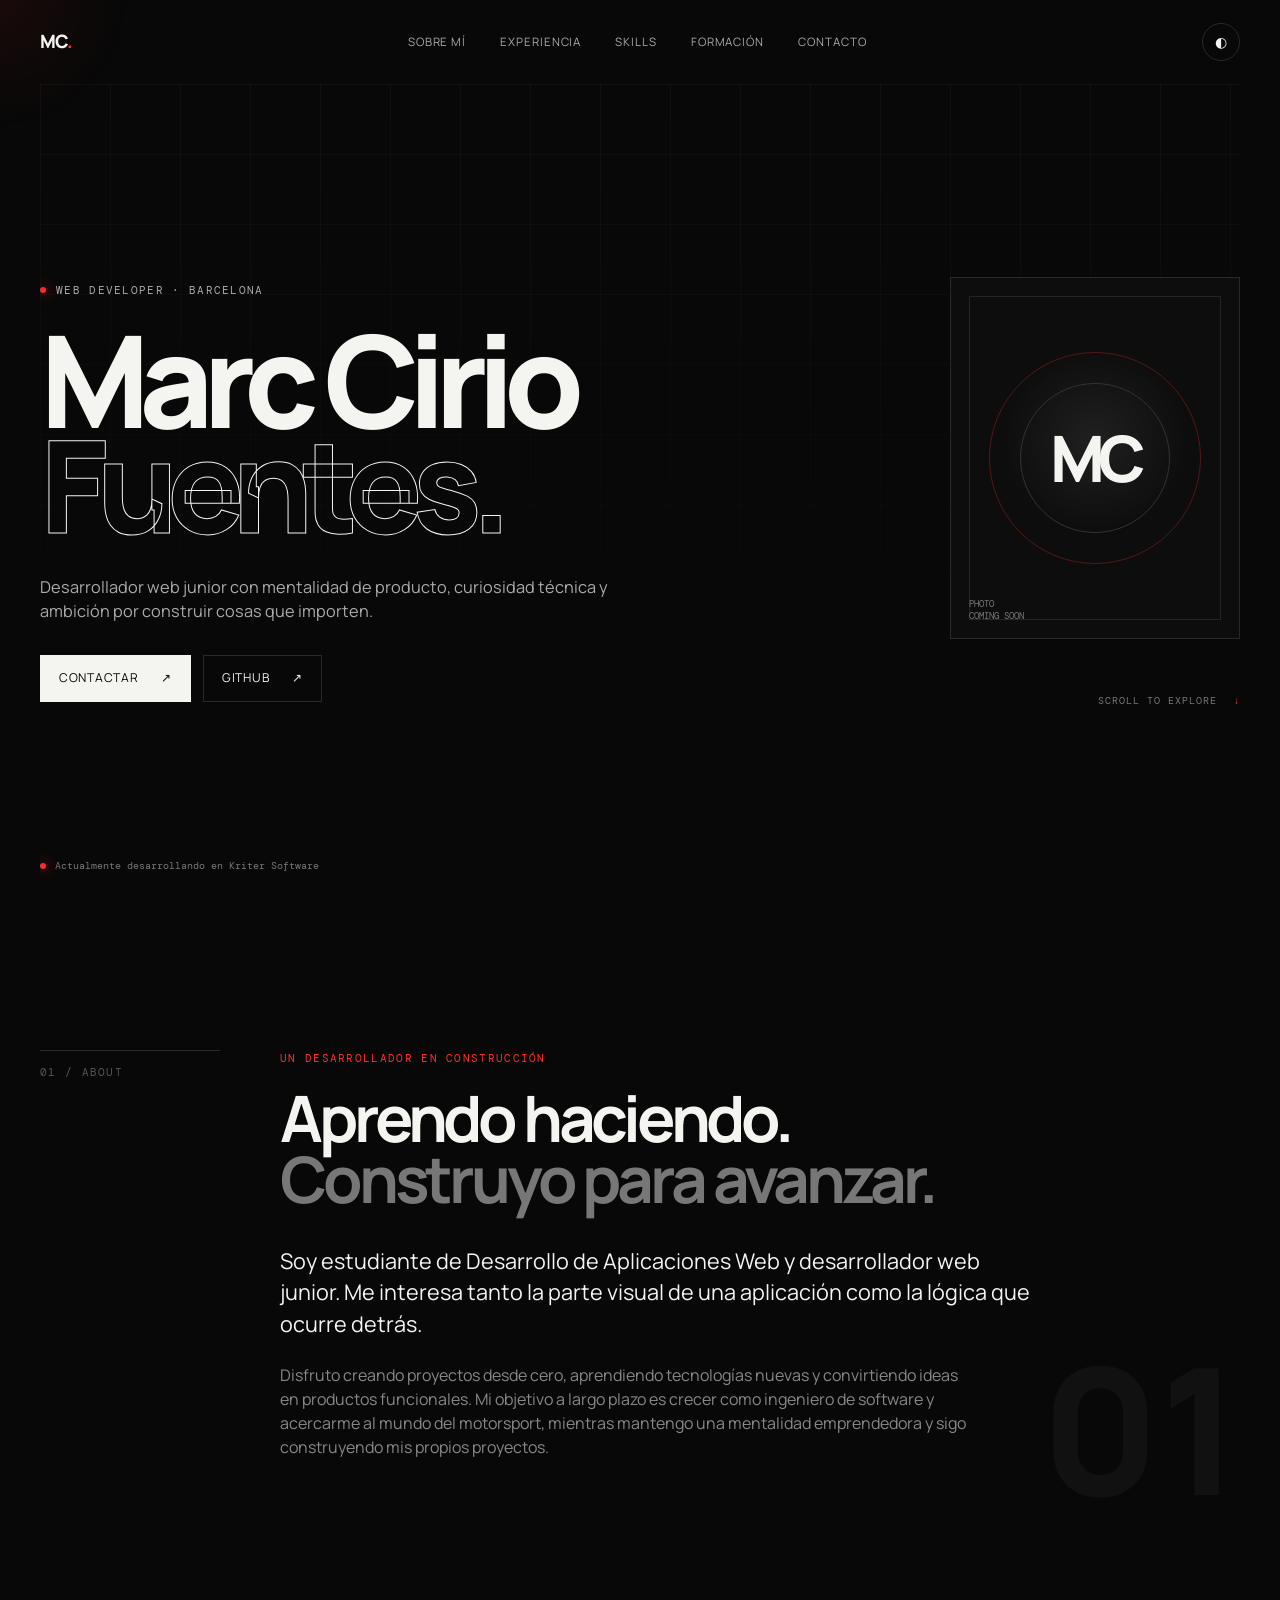
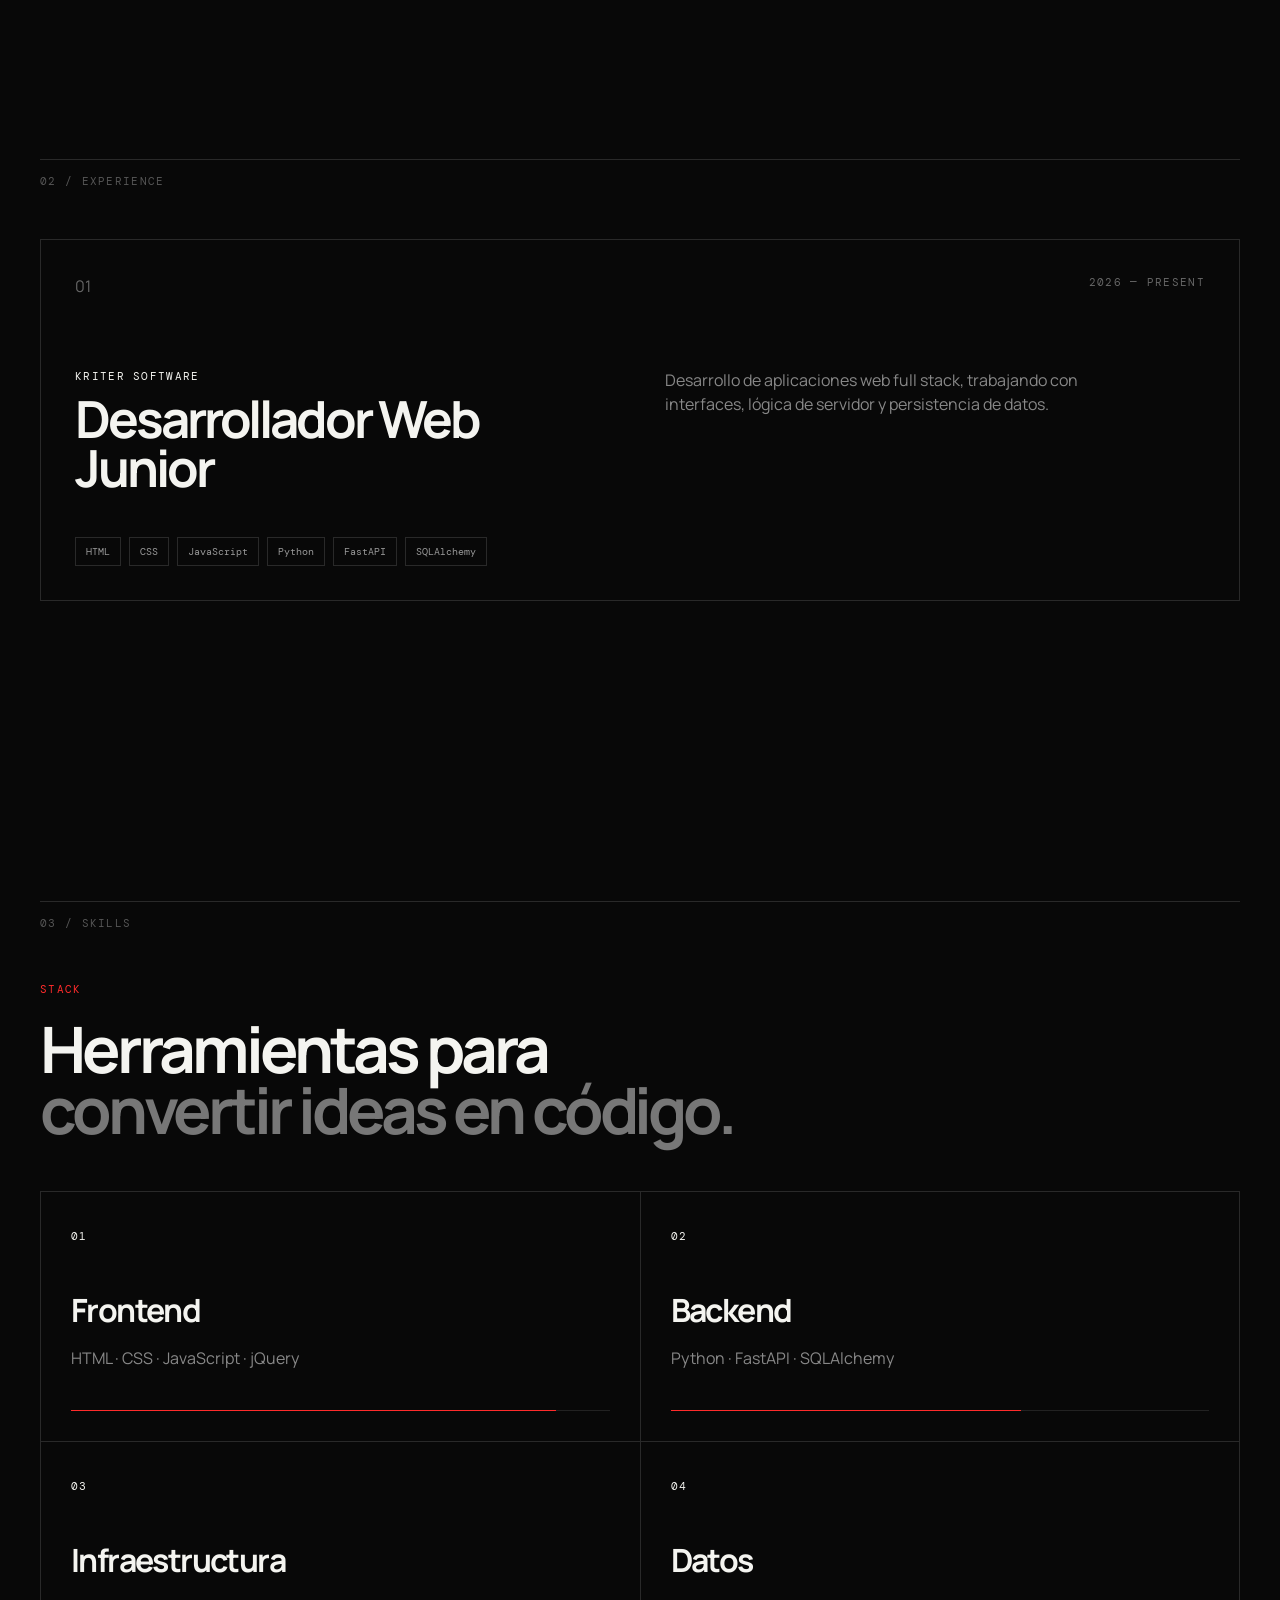
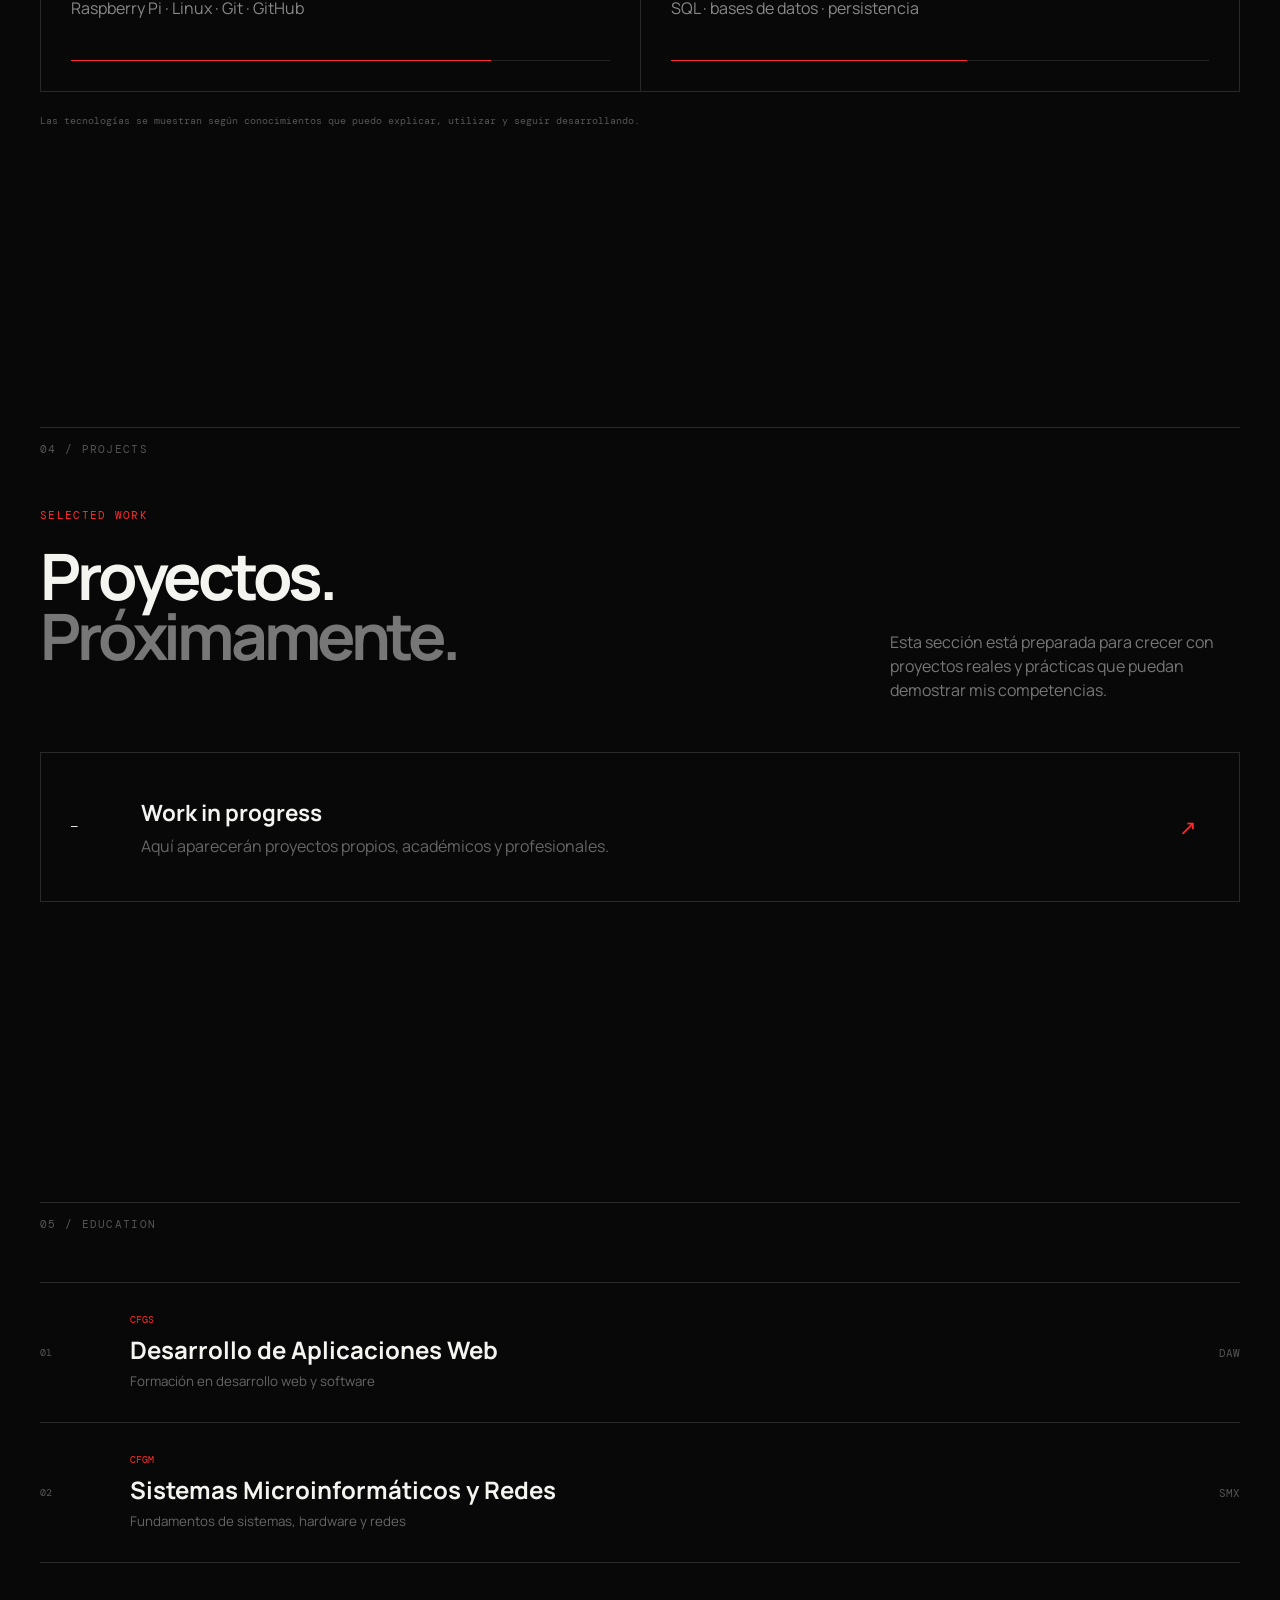
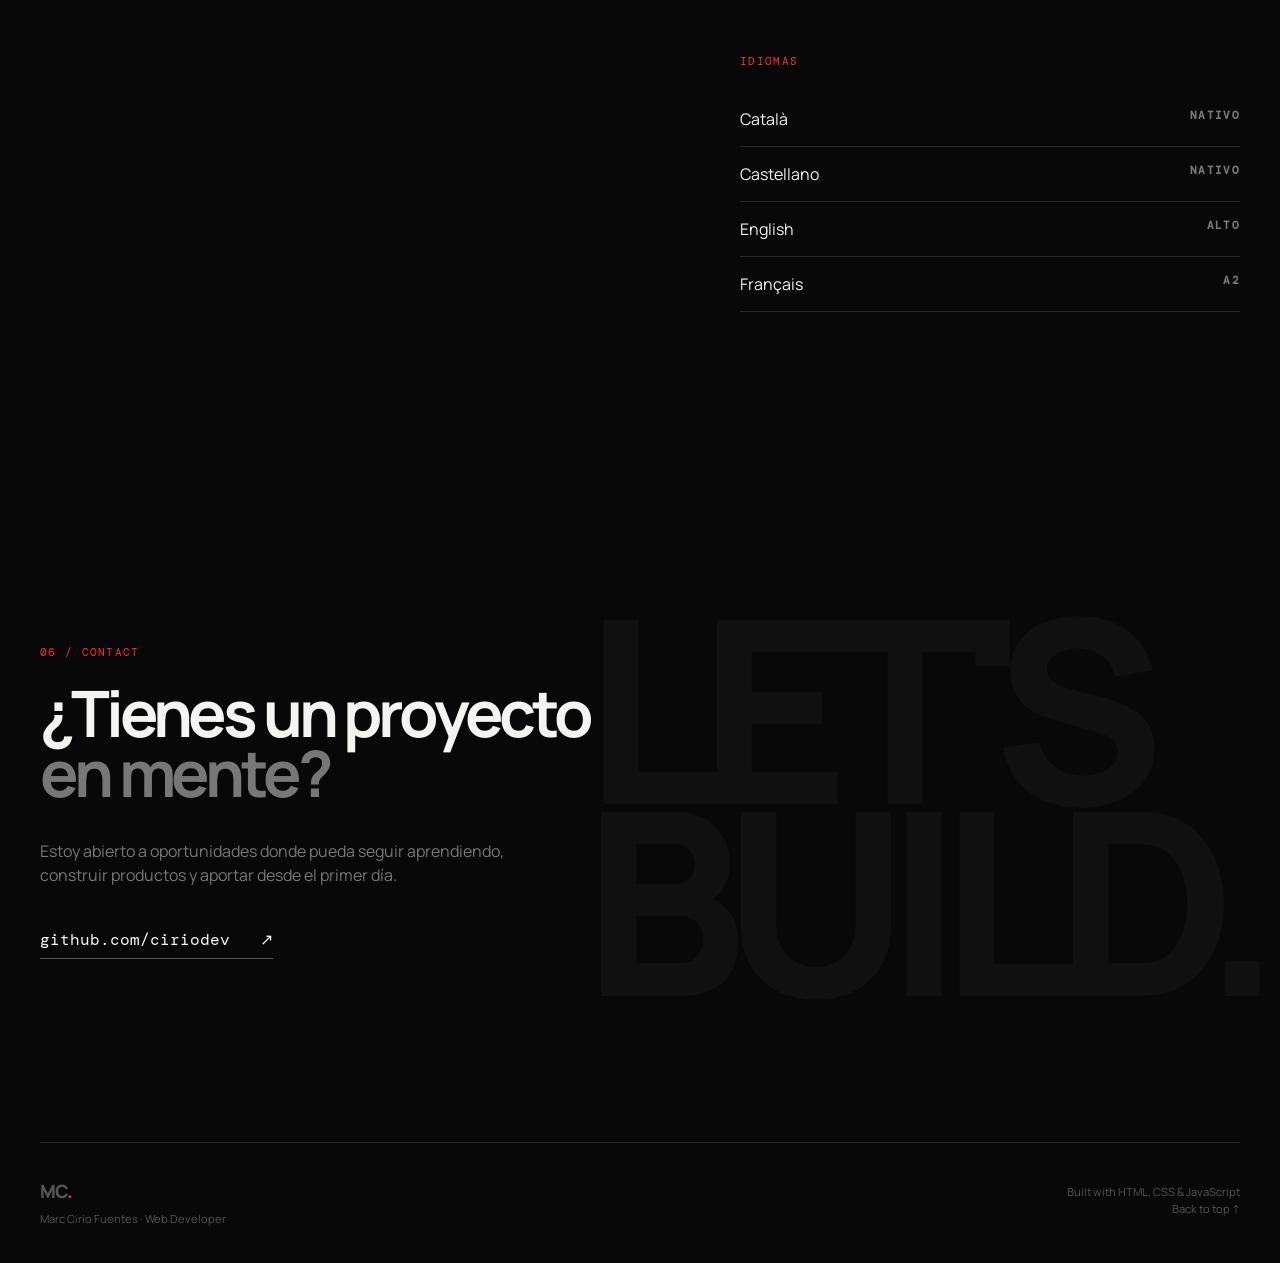
<file: portfolio/index.html>
<!DOCTYPE html>
<html lang="es">
<head>
  <meta charset="UTF-8">
  <meta name="viewport" content="width=device-width, initial-scale=1.0">
  <meta name="description" content="Portfolio profesional de Marc Cirio Fuentes, desarrollador web junior especializado en desarrollo full stack.">
  <meta name="theme-color" content="#080808">
  <meta property="og:title" content="Marc Cirio Fuentes | Web Developer">
  <meta property="og:description" content="Portfolio profesional de Marc Cirio Fuentes.">
  <meta property="og:type" content="website">
  <meta property="og:url" content="https://ciriodev.github.io/portfolio/">
  <link rel="icon" href="data:image/svg+xml,<svg xmlns=%22http://www.w3.org/2000/svg%22 viewBox=%220 0 100 100%22><text y=%22.9em%22 font-size=%2290%22>MC</text></svg>">
  <link rel="stylesheet" href="style.css">
  <title>Marc Cirio Fuentes | Web Developer</title>
</head>
<body>
  <div class="cursor-glow" aria-hidden="true"></div>
  <header class="site-header">
    <a class="brand" href="#top" aria-label="Inicio">MC<span>.</span></a>
    <nav class="nav" aria-label="Navegación principal">
      <a href="#about">Sobre mí</a>
      <a href="#experience">Experiencia</a>
      <a href="#skills">Skills</a>
      <a href="#education">Formación</a>
      <a href="#contact">Contacto</a>
    </nav>
    <div class="header-actions">
      <button class="theme-toggle" type="button" aria-label="Cambiar tema">◐</button>
      <button class="menu-toggle" type="button" aria-label="Abrir menú" aria-expanded="false"><span></span><span></span></button>
    </div>
  </header>

  <main id="top">
    <section class="hero section">
      <div class="hero-grid"></div>
      <div class="hero-copy reveal">
        <p class="eyebrow"><span></span> WEB DEVELOPER · BARCELONA</p>
        <h1>Marc Cirio<br><em>Fuentes.</em></h1>
        <p class="hero-description">Desarrollador web junior con mentalidad de producto, curiosidad técnica y ambición por construir cosas que importen.</p>
        <div class="hero-actions">
          <a class="button button-primary" href="#contact">Contactar <span>↗</span></a>
          <a class="button button-ghost" href="https://github.com/ciriodev" target="_blank" rel="noreferrer">GitHub <span>↗</span></a>
        </div>
      </div>
      <div class="hero-side reveal">
        <div class="portrait-placeholder">
          <div class="portrait-ring"></div>
          <div class="portrait-initials">MC</div>
          <span class="portrait-note">PHOTO<br>COMING SOON</span>
        </div>
        <div class="scroll-note">SCROLL TO EXPLORE <span>↓</span></div>
      </div>
      <div class="hero-status"><span class="status-dot"></span> Actualmente desarrollando en Kriter Software</div>
    </section>

    <section id="about" class="section about">
      <div class="section-label">01 / ABOUT</div>
      <div class="about-content reveal">
        <p class="section-kicker">UN DESARROLLADOR EN CONSTRUCCIÓN</p>
        <h2>Aprendo haciendo.<br><span>Construyo para avanzar.</span></h2>
        <p class="lead">Soy estudiante de Desarrollo de Aplicaciones Web y desarrollador web junior. Me interesa tanto la parte visual de una aplicación como la lógica que ocurre detrás.</p>
        <p>Disfruto creando proyectos desde cero, aprendiendo tecnologías nuevas y convirtiendo ideas en productos funcionales. Mi objetivo a largo plazo es crecer como ingeniero de software y acercarme al mundo del motorsport, mientras mantengo una mentalidad emprendedora y sigo construyendo mis propios proyectos.</p>
      </div>
      <div class="about-mark">01</div>
    </section>

    <section id="experience" class="section experience">
      <div class="section-label">02 / EXPERIENCE</div>
      <div class="experience-card reveal">
        <div class="experience-top">
          <span class="experience-index">01</span>
          <span class="experience-date">2026 — PRESENT</span>
        </div>
        <div class="experience-main">
          <div>
            <p class="muted">Kriter Software</p>
            <h2>Desarrollador Web Junior</h2>
          </div>
          <p class="experience-copy">Desarrollo de aplicaciones web full stack, trabajando con interfaces, lógica de servidor y persistencia de datos.</p>
        </div>
        <div class="tag-row">
          <span>HTML</span><span>CSS</span><span>JavaScript</span><span>Python</span><span>FastAPI</span><span>SQLAlchemy</span>
        </div>
      </div>
    </section>

    <section id="skills" class="section skills">
      <div class="section-label">03 / SKILLS</div>
      <div class="skills-heading reveal">
        <p class="section-kicker">STACK</p>
        <h2>Herramientas para<br><span>convertir ideas en código.</span></h2>
      </div>
      <div class="skills-grid">
        <article class="skill-card reveal"><span class="skill-number">01</span><h3>Frontend</h3><p>HTML · CSS · JavaScript · jQuery</p><div class="skill-line"><i style="width:90%"></i></div></article>
        <article class="skill-card reveal"><span class="skill-number">02</span><h3>Backend</h3><p>Python · FastAPI · SQLAlchemy</p><div class="skill-line"><i style="width:65%"></i></div></article>
        <article class="skill-card reveal"><span class="skill-number">03</span><h3>Infraestructura</h3><p>Raspberry Pi · Linux · Git · GitHub</p><div class="skill-line"><i style="width:78%"></i></div></article>
        <article class="skill-card reveal"><span class="skill-number">04</span><h3>Datos</h3><p>SQL · bases de datos · persistencia</p><div class="skill-line"><i style="width:55%"></i></div></article>
      </div>
      <p class="skills-note reveal">Las tecnologías se muestran según conocimientos que puedo explicar, utilizar y seguir desarrollando.</p>
    </section>

    <section id="projects" class="section projects">
      <div class="section-label">04 / PROJECTS</div>
      <div class="projects-heading reveal">
        <div><p class="section-kicker">SELECTED WORK</p><h2>Proyectos.<br><span>Próximamente.</span></h2></div>
        <p>Esta sección está preparada para crecer con proyectos reales y prácticas que puedan demostrar mis competencias.</p>
      </div>
      <div class="project-empty reveal">
        <span class="project-empty-index">—</span>
        <div><h3>Work in progress</h3><p>Aquí aparecerán proyectos propios, académicos y profesionales.</p></div>
        <span class="project-arrow">↗</span>
      </div>
    </section>

    <section id="education" class="section education">
      <div class="section-label">05 / EDUCATION</div>
      <div class="education-list reveal">
        <div class="education-item"><span>01</span><div><p>CFGS</p><h3>Desarrollo de Aplicaciones Web</h3><small>Formación en desarrollo web y software</small></div><b>DAW</b></div>
        <div class="education-item"><span>02</span><div><p>CFGM</p><h3>Sistemas Microinformáticos y Redes</h3><small>Fundamentos de sistemas, hardware y redes</small></div><b>SMX</b></div>
      </div>
      <div class="languages reveal">
        <p class="section-kicker">IDIOMAS</p>
        <div class="language-row"><span>Català</span><b>Nativo</b></div>
        <div class="language-row"><span>Castellano</span><b>Nativo</b></div>
        <div class="language-row"><span>English</span><b>Alto</b></div>
        <div class="language-row"><span>Français</span><b>A2</b></div>
      </div>
    </section>

    <section id="contact" class="section contact">
      <div class="contact-bg">LET'S<br>BUILD.</div>
      <div class="contact-content reveal">
        <p class="section-kicker">06 / CONTACT</p>
        <h2>¿Tienes un proyecto<br><span>en mente?</span></h2>
        <p>Estoy abierto a oportunidades donde pueda seguir aprendiendo, construir productos y aportar desde el primer día.</p>
        <a class="contact-link" href="https://github.com/ciriodev" target="_blank" rel="noreferrer">github.com/ciriodev <span>↗</span></a>
      </div>
    </section>
  </main>

  <footer class="footer">
    <div><span class="brand">MC<span>.</span></span><p>Marc Cirio Fuentes · Web Developer</p></div>
    <div><p>Built with HTML, CSS & JavaScript</p><a href="#top">Back to top ↑</a></div>
  </footer>
  <script src="script.js"></script>
</body>
</html>
</file>
<file: portfolio/style.css>
@import url('https://fonts.googleapis.com/css2?family=DM+Mono:wght@400;500&family=Manrope:wght@400;500;600;700;800&display=swap');

:root{--bg:#080808;--surface:#101010;--surface2:#151515;--text:#f4f4f0;--muted:#969696;--line:#292929;--red:#ff2b2b;--red-soft:rgba(255,43,43,.12);--max:1240px}
*{box-sizing:border-box;margin:0;padding:0}html{scroll-behavior:smooth}body{background:var(--bg);color:var(--text);font-family:Manrope,Arial,sans-serif;line-height:1.5;overflow-x:hidden}a{color:inherit;text-decoration:none}button{font:inherit;color:inherit;background:none;border:0;cursor:pointer}.section{width:min(var(--max),calc(100% - 80px));margin:auto;position:relative}.site-header{height:84px;width:min(var(--max),calc(100% - 80px));margin:auto;display:flex;align-items:center;justify-content:space-between;position:relative;z-index:20}.brand{font-size:1.15rem;font-weight:800;letter-spacing:-.05em}.brand span{color:var(--red)}.nav{display:flex;gap:34px;font-size:.72rem;text-transform:uppercase;letter-spacing:.08em;color:#aaa}.nav a{transition:color .25s}.nav a:hover{color:var(--text)}.header-actions{display:flex;gap:12px;align-items:center}.theme-toggle{width:38px;height:38px;border:1px solid var(--line);border-radius:50%;font-size:.9rem}.menu-toggle{display:none}.hero{min-height:calc(100vh - 84px);display:grid;grid-template-columns:1.4fr .6fr;align-items:center;padding:80px 0 110px;overflow:hidden}.hero-grid{position:absolute;inset:0;background-image:linear-gradient(rgba(255,255,255,.035) 1px,transparent 1px),linear-gradient(90deg,rgba(255,255,255,.035) 1px,transparent 1px);background-size:70px 70px;mask-image:linear-gradient(to bottom,black,transparent 80%);pointer-events:none}.hero-copy{position:relative;z-index:2}.eyebrow,.section-kicker,.section-label,.experience-date,.muted,.skill-number,.project-empty-index,.language-row b{font-family:'DM Mono',monospace;text-transform:uppercase;letter-spacing:.12em;font-size:.68rem}.eyebrow{color:#aaa;display:flex;align-items:center;gap:10px;margin-bottom:28px}.eyebrow span,.status-dot{width:6px;height:6px;background:var(--red);border-radius:50%;display:inline-block;box-shadow:0 0 14px var(--red)}h1{font-size:clamp(4.5rem,10vw,9.6rem);line-height:.82;letter-spacing:-.085em;font-weight:800}h1 em{font-style:normal;color:transparent;-webkit-text-stroke:1px #f4f4f0}.hero-description{max-width:570px;color:#aaa;font-size:1.02rem;margin:38px 0 32px}.hero-actions{display:flex;gap:12px}.button{padding:13px 18px;border:1px solid var(--line);font-size:.76rem;text-transform:uppercase;letter-spacing:.06em;transition:.25s}.button-primary{background:var(--text);color:#080808;border-color:var(--text)}.button-primary:hover{background:var(--red);border-color:var(--red);color:#fff}.button-ghost:hover{border-color:#666}.button span,.contact-link span{margin-left:20px}.hero-side{display:flex;flex-direction:column;align-items:flex-end;gap:55px}.portrait-placeholder{width:min(290px,28vw);aspect-ratio:4/5;border:1px solid var(--line);position:relative;background:radial-gradient(circle at 50% 45%,#202020,transparent 38%),#0d0d0d;display:grid;place-items:center;overflow:hidden}.portrait-placeholder:before{content:'';position:absolute;inset:18px;border:1px solid #252525}.portrait-ring{width:150px;height:150px;border:1px solid #333;border-radius:50%;position:absolute}.portrait-ring:after{content:'';position:absolute;width:210px;height:210px;border:1px solid rgba(255,43,43,.3);border-radius:50%;left:50%;top:50%;transform:translate(-50%,-50%)}.portrait-initials{font-size:4rem;font-weight:800;letter-spacing:-.1em;z-index:1}.portrait-note{position:absolute;bottom:16px;left:18px;font-family:'DM Mono';font-size:.55rem;line-height:1.4;color:#777}.scroll-note{font: .62rem 'DM Mono';color:#777;letter-spacing:.1em}.scroll-note span{color:var(--red);margin-left:10px}.hero-status{position:absolute;bottom:28px;left:0;color:#777;font: .62rem 'DM Mono';display:flex;align-items:center;gap:9px}.section{padding-top:150px;padding-bottom:150px}.section-label{color:#555;border-top:1px solid var(--line);padding-top:13px}.about{display:grid;grid-template-columns:180px 1fr;gap:60px}.about-content{max-width:850px}.about-mark{font-size:11rem;font-weight:800;color:#111;line-height:.7;position:absolute;right:0;bottom:120px;z-index:-1}.section-kicker{color:var(--red);margin-bottom:22px}.about h2,.skills h2,.projects h2,.contact h2{font-size:clamp(2.7rem,5vw,5rem);line-height:.95;letter-spacing:-.065em;margin-bottom:35px}.about h2 span,.skills h2 span,.projects h2 span,.contact h2 span{color:#777}.lead{font-size:1.35rem;line-height:1.45;max-width:760px;margin-bottom:24px}.about-content>p:not(.section-kicker):not(.lead){color:#888;max-width:690px}.experience-card{margin-top:50px;border:1px solid var(--line);padding:34px;transition:border-color .3s,transform .3s}.experience-card:hover{border-color:#444;transform:translateY(-3px)}.experience-top{display:flex;justify-content:space-between;color:#666}.experience-main{display:grid;grid-template-columns:1fr 1fr;gap:50px;padding:70px 0 45px}.experience-main h2{font-size:clamp(2rem,4vw,4rem);letter-spacing:-.06em;line-height:.95;margin-top:10px}.experience-copy{color:#888;max-width:430px}.tag-row{display:flex;flex-wrap:wrap;gap:8px}.tag-row span{border:1px solid var(--line);padding:7px 10px;color:#999;font: .62rem 'DM Mono'}.skills-heading{margin:50px 0}.skills-grid{display:grid;grid-template-columns:repeat(2,1fr);border-top:1px solid var(--line);border-left:1px solid var(--line)}.skill-card{min-height:250px;border-right:1px solid var(--line);border-bottom:1px solid var(--line);padding:30px;position:relative}.skill-card h3{font-size:2rem;letter-spacing:-.05em;margin:40px 0 12px}.skill-card p{color:#888}.skill-line{height:1px;background:#222;position:absolute;left:30px;right:30px;bottom:30px}.skill-line i{display:block;height:1px;background:var(--red)}.skills-note{color:#555;font: .62rem 'DM Mono';margin-top:22px}.projects-heading{display:grid;grid-template-columns:1fr 350px;gap:50px;margin:50px 0}.projects-heading>p{color:#777;align-self:end}.project-empty{border:1px solid var(--line);padding:28px 30px;display:grid;grid-template-columns:70px 1fr 30px;align-items:center;min-height:150px;transition:.25s}.project-empty:hover{border-color:#555}.project-empty h3{font-size:1.4rem}.project-empty p{color:#666;margin-top:5px}.project-arrow{color:var(--red);font-size:1.3rem}.education-list{margin-top:50px;border-top:1px solid var(--line)}.education-item{display:grid;grid-template-columns:70px 1fr 80px;align-items:center;gap:20px;padding:30px 0;border-bottom:1px solid var(--line)}.education-item>span{font: .65rem 'DM Mono';color:#555}.education-item p{color:var(--red);font: .62rem 'DM Mono';margin-bottom:6px}.education-item h3{font-size:1.5rem}.education-item small{color:#666}.education-item b{font: .7rem 'DM Mono';text-align:right;color:#555}.languages{max-width:500px;margin-top:90px;margin-left:auto}.language-row{display:flex;justify-content:space-between;border-bottom:1px solid var(--line);padding:15px 0}.language-row b{color:#777}.contact{min-height:680px;display:flex;align-items:center}.contact-bg{position:absolute;font-size:clamp(8rem,20vw,18rem);font-weight:800;line-height:.75;color:#101010;right:-20px;top:50%;transform:translateY(-50%);letter-spacing:-.09em;pointer-events:none}.contact-content{position:relative;z-index:1;max-width:800px}.contact-content>p:not(.section-kicker){color:#777;max-width:520px;margin-bottom:40px}.contact-link{display:inline-block;font:1rem 'DM Mono';border-bottom:1px solid #555;padding-bottom:8px}.contact-link:hover{border-color:var(--red);color:var(--red)}.footer{width:min(var(--max),calc(100% - 80px));margin:auto;padding:35px 0;display:flex;justify-content:space-between;border-top:1px solid var(--line);color:#555;font-size:.7rem}.footer>div:last-child{text-align:right}.footer p{margin-top:6px}.footer a:hover{color:var(--text)}.reveal{opacity:0;transform:translateY(24px);transition:opacity .7s ease,transform .7s ease}.reveal.visible{opacity:1;transform:none}.cursor-glow{position:fixed;width:280px;height:280px;border-radius:50%;background:radial-gradient(circle,rgba(255,43,43,.07),transparent 65%);pointer-events:none;transform:translate(-50%,-50%);z-index:0}.light-theme{--bg:#f5f5f2;--surface:#fff;--surface2:#eee;--text:#111;--muted:#666;--line:#d7d7d2}.light-theme .hero-grid{background-image:linear-gradient(rgba(0,0,0,.045) 1px,transparent 1px),linear-gradient(90deg,rgba(0,0,0,.045) 1px,transparent 1px)}.light-theme h1 em{color:transparent;-webkit-text-stroke:1px #111}.light-theme .portrait-placeholder{background:#eee}.light-theme .about-mark,.light-theme .contact-bg{color:#e9e9e5}.light-theme .skill-line,.light-theme .tag-row span{background:#e4e4df}.light-theme .button-primary{background:#111;color:#fff;border-color:#111}
@media(max-width:800px){.site-header,.section,.footer{width:calc(100% - 40px)}.nav{position:absolute;top:72px;left:0;right:0;display:none;flex-direction:column;background:var(--bg);border:1px solid var(--line);padding:20px;gap:18px}.nav.open{display:flex}.menu-toggle{display:flex;width:38px;height:38px;border:1px solid var(--line);align-items:center;justify-content:center;flex-direction:column;gap:5px}.menu-toggle span{width:14px;height:1px;background:currentColor}.hero{grid-template-columns:1fr;min-height:auto;padding-top:80px;padding-bottom:100px}.hero-side{display:none}.hero-status{position:static;margin-top:70px}.section{padding-top:100px;padding-bottom:100px}.about{grid-template-columns:1fr}.about-mark{display:none}.experience-main,.projects-heading{grid-template-columns:1fr;gap:25px}.skills-grid{grid-template-columns:1fr}.contact{min-height:520px}.contact-bg{font-size:22vw}.footer{flex-direction:column;gap:25px}.footer>div:last-child{text-align:left}.cursor-glow{display:none}}
@media(max-width:480px){h1{font-size:4rem}.hero-description{font-size:.92rem}.about h2,.skills h2,.projects h2,.contact h2{font-size:2.65rem}.experience-card{padding:22px}.experience-main{padding:45px 0 35px}.education-item{grid-template-columns:40px 1fr}.education-item b{display:none}.button{flex:1;text-align:center}.hero-actions{width:100%}}
</file>
